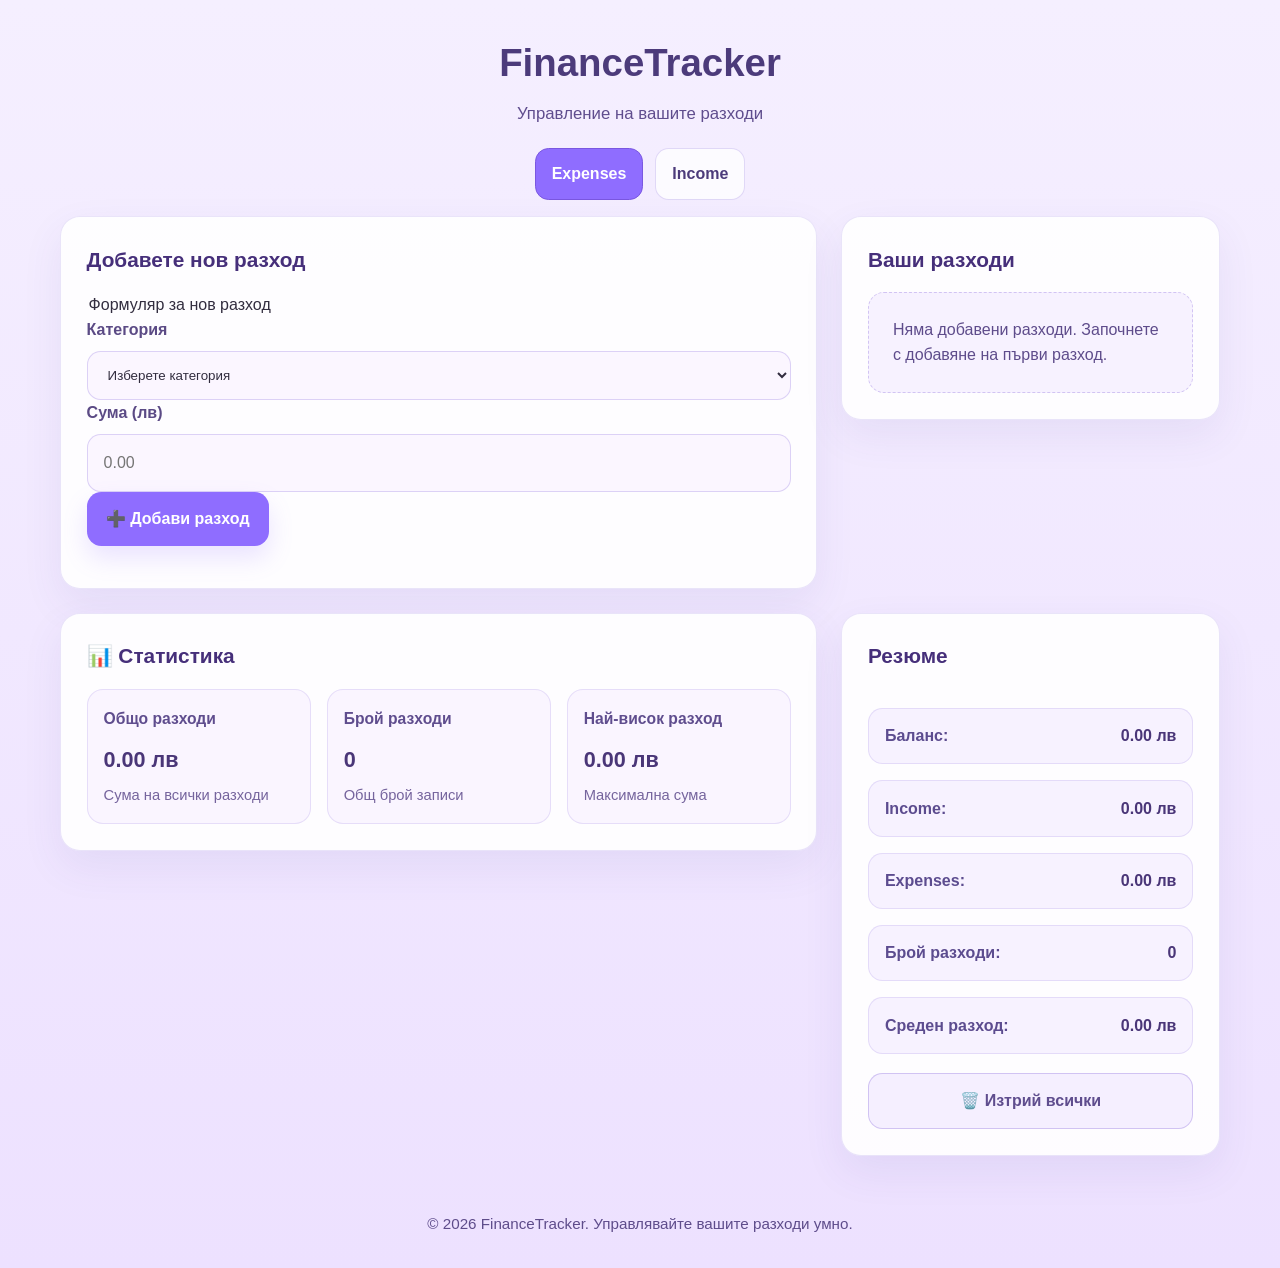
<file: index.html>
<!DOCTYPE html>
<html lang="bg">
<head>
    <meta charset="UTF-8">
    <meta name="viewport" content="width=device-width, initial-scale=1.0">
    <meta name="description" content="FinanceTracker - Приложение за управление на личните разходи">
    <meta name="theme-color" content="#3498db">
    <title>FinanceTracker - Управление на разходи</title>
    <link rel="stylesheet" href="style.css">
</head>
<body>
    <!-- Главно заглавие на приложението -->
    <header class="page-header">
        <div class="header-container">
            <h1 class="app-title">FinanceTracker</h1>
            <p class="app-subtitle">Управление на вашите разходи</p>
            <nav class="page-nav" aria-label="Основна навигация">
                <a href="index.html" class="page-nav-link active">Expenses</a>
                <a href="income.html" class="page-nav-link">Income</a>
            </nav>
        </div>
    </header>

    <!-- Основно съдържание -->
    <main class="main-content">
        <div class="content-wrapper">
            <!-- Секция с форма за добавяне на разход -->
            <section class="form-card">
                <h2 class="section-title">Добавете нов разход</h2>
                
                <form id="expenseForm" class="expense-input-form">
                    <fieldset class="form-fieldset">
                        <legend class="visually-hidden">Формуляр за нов разход</legend>
                        
                        <div class="form-field-group">
                            <label for="categoryInput" class="form-label">Категория</label>
                            <select id="categoryInput" class="form-input" aria-label="Категория на разхода" required>
                                <option value="" disabled selected>Изберете категория</option>
                                <option value="Food">Food</option>
                                <option value="Transport">Transport</option>
                                <option value="Bills">Bills</option>
                                <option value="Entertaiment">Entertaiment</option>
                            </select>
                        </div>

                        <div class="form-field-group">
                            <label for="amountInput" class="form-label">Сума (лв)</label>
                            <input 
                                type="number" 
                                id="amountInput" 
                                class="form-input form-input--number" 
                                placeholder="0.00"
                                aria-label="Сума на разхода"
                                min="0.01"
                                step="0.01"
                                required
                            >
                        </div>

                        <button type="submit" class="button button--primary">
                            ➕ Добави разход
                        </button>

                        <p id="formError" class="form-error" aria-live="assertive"></p>
                    </fieldset>
                </form>
            </section>

            <!-- Секция със списък на разходите -->
            <section class="expenses-card">
                <h2 class="section-title">Ваши разходи</h2>
                
                <div class="expenses-container">
                    <ul id="expenseList" class="expenses-list" role="list">
                        <!-- Разходите ще се добавят динамично -->
                    </ul>
                </div>
                
                <div id="emptyState" class="empty-state" role="status" aria-live="polite">
                    <p class="empty-state-message">Няма добавени разходи. Започнете с добавяне на първи разход.</p>
                </div>
            </section>

            <!-- Статистическа секция -->
            <section class="statistics-card" role="region" aria-label="Статистика на разходите">
                <h2 class="section-title">📊 Статистика</h2>
                
                <div class="statistics-grid">
                    <div class="statistic-item">
                        <h3 class="statistic-title">Общо разходи</h3>
                        <p id="statisticsTotal" class="statistic-value">0.00 лв</p>
                        <p class="statistic-description">Сума на всички разходи</p>
                    </div>
                    
                    <div class="statistic-item">
                        <h3 class="statistic-title">Брой разходи</h3>
                        <p id="statisticsCount" class="statistic-value">0</p>
                        <p class="statistic-description">Общ брой записи</p>
                    </div>
                    
                    <div class="statistic-item">
                        <h3 class="statistic-title">Най-висок разход</h3>
                        <p id="statisticsHighest" class="statistic-value">0.00 лв</p>
                        <p class="statistic-description">Максимална сума</p>
                    </div>
                </div>
            </section>

            <!-- Секция с общо количество -->
            <aside class="summary-card" role="complementary" aria-label="Резюме на разходите">
                <h2 class="section-title">Резюме</h2>
                
                <div class="summary-content">
                    <div class="summary-item">
                        <span class="summary-label">Баланс:</span>
                        <span id="balanceAmount" class="summary-value">0.00 лв</span>
                    </div>

                    <div class="summary-item">
                        <span class="summary-label">Income:</span>
                        <span id="overallIncome" class="summary-value">0.00 лв</span>
                    </div>

                    <div class="summary-item">
                        <span class="summary-label">Expenses:</span>
                        <span id="overallExpenses" class="summary-value">0.00 лв</span>
                    </div>

                    <div class="summary-item">
                        <span class="summary-label">Брой разходи:</span>
                        <span id="totalCount" class="summary-value">0</span>
                    </div>
                    
                    <div class="summary-item">
                        <span class="summary-label">Среден разход:</span>
                        <span id="averageAmount" class="summary-value">0.00 лв</span>
                    </div>
                </div>
                
                <button id="clearAllButton" class="button button--secondary">
                    🗑️ Изтрий всички
                </button>
            </aside>
        </div>
    </main>

    <!-- Футър -->
    <footer class="page-footer">
        <p class="footer-text">&copy; 2026 FinanceTracker. Управлявайте вашите разходи умно.</p>
    </footer>

    <script src="financeUtils.js"></script>
    <script src="app.js"></script>
</body>
</html>
</file>
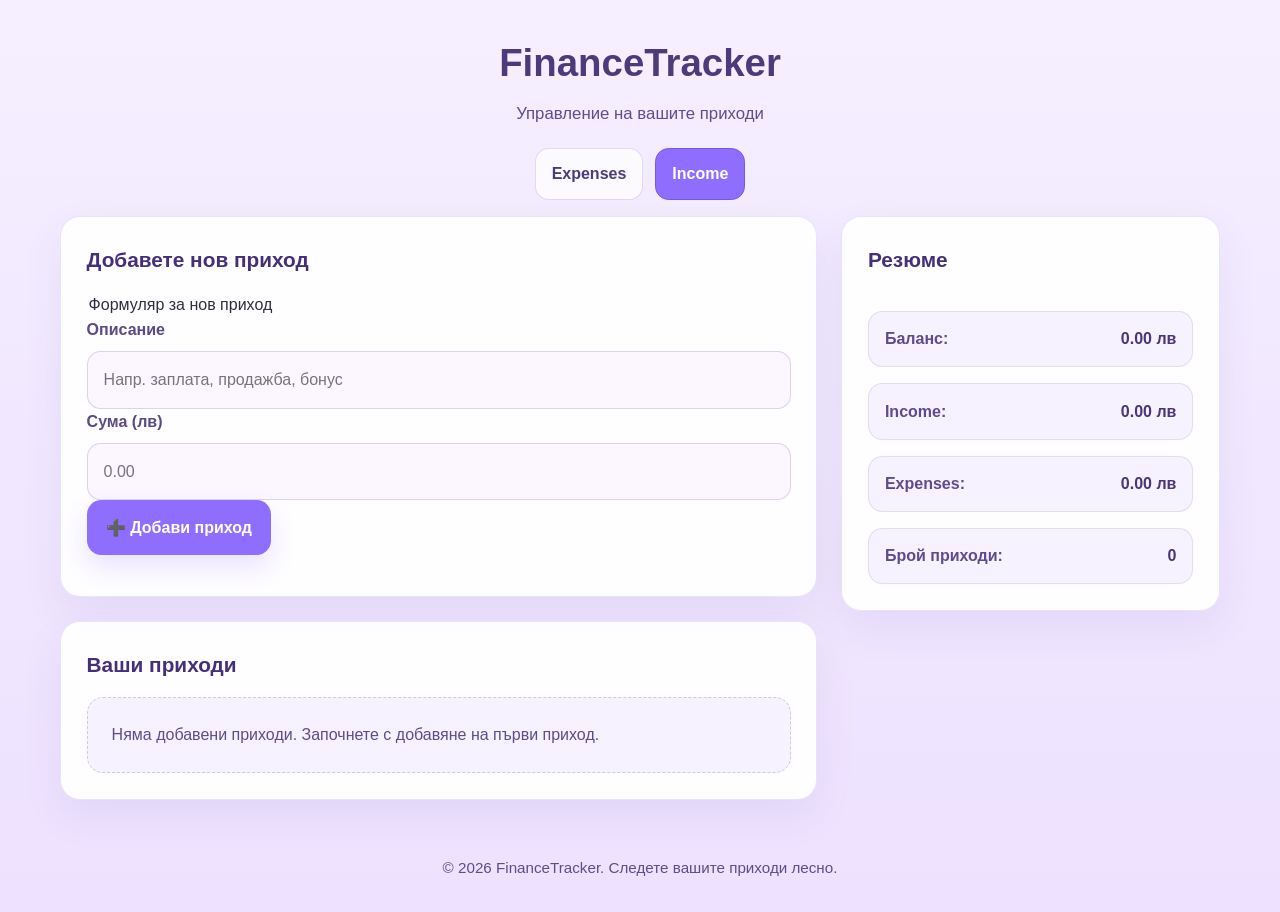
<file: income.html>
<!DOCTYPE html>
<html lang="bg">
<head>
    <meta charset="UTF-8">
    <meta name="viewport" content="width=device-width, initial-scale=1.0">
    <meta name="description" content="FinanceTracker - Приложение за управление на личните приходи">
    <meta name="theme-color" content="#3498db">
    <title>FinanceTracker - Управление на приходи</title>
    <link rel="stylesheet" href="style.css">
</head>
<body>
    <header class="page-header">
        <div class="header-container">
            <h1 class="app-title">FinanceTracker</h1>
            <p class="app-subtitle">Управление на вашите приходи</p>
            <nav class="page-nav" aria-label="Основна навигация">
                <a href="index.html" class="page-nav-link">Expenses</a>
                <a href="income.html" class="page-nav-link active">Income</a>
            </nav>
        </div>
    </header>

    <main class="main-content">
        <div class="content-wrapper">
            <div class="main-column">
                <section class="form-card">
                    <h2 class="section-title">Добавете нов приход</h2>
                    <form id="incomeForm" class="expense-input-form">
                        <fieldset class="form-fieldset">
                            <legend class="visually-hidden">Формуляр за нов приход</legend>

                            <div class="form-field-group">
                                <label for="incomeDescriptionInput" class="form-label">Описание</label>
                                <input
                                    type="text"
                                    id="incomeDescriptionInput"
                                    class="form-input"
                                    placeholder="Напр. заплата, продажба, бонус"
                                    aria-label="Описание на прихода"
                                    required
                                >
                            </div>

                            <div class="form-field-group">
                                <label for="incomeAmountInput" class="form-label">Сума (лв)</label>
                                <input
                                    type="number"
                                    id="incomeAmountInput"
                                    class="form-input form-input--number"
                                    placeholder="0.00"
                                    aria-label="Сума на прихода"
                                    min="0.01"
                                    step="0.01"
                                    required
                                >
                            </div>

                            <button type="submit" class="button button--primary">
                                ➕ Добави приход
                            </button>

                            <p id="incomeFormError" class="form-error" aria-live="assertive"></p>
                        </fieldset>
                    </form>
                </section>

                <section class="expenses-card">
                    <h2 class="section-title">Ваши приходи</h2>

                    <div class="expenses-container">
                        <ul id="incomeList" class="expenses-list" role="list">
                            <!-- Приходите ще се добавят динамично -->
                        </ul>
                    </div>

                    <div id="emptyIncomeState" class="empty-state" role="status" aria-live="polite">
                        <p class="empty-state-message">Няма добавени приходи. Започнете с добавяне на първи приход.</p>
                    </div>
                </section>
            </div>

            <aside class="summary-card" role="complementary" aria-label="Резюме на приходите">
                <h2 class="section-title">Резюме</h2>

                <div class="summary-content">
                    <div class="summary-item">
                        <span class="summary-label">Баланс:</span>
                        <span id="balanceAmount" class="summary-value">0.00 лв</span>
                    </div>

                    <div class="summary-item">
                        <span class="summary-label">Income:</span>
                        <span id="totalIncomeAmount" class="summary-value">0.00 лв</span>
                    </div>

                    <div class="summary-item">
                        <span class="summary-label">Expenses:</span>
                        <span id="totalExpensesAmount" class="summary-value">0.00 лв</span>
                    </div>

                    <div class="summary-item">
                        <span class="summary-label">Брой приходи:</span>
                        <span id="totalIncomeCount" class="summary-value">0</span>
                    </div>
                </div>
            </aside>
        </div>
    </main>

    <footer class="page-footer">
        <p class="footer-text">&copy; 2026 FinanceTracker. Следете вашите приходи лесно.</p>
    </footer>

    <script src="financeUtils.js"></script>
    <script src="income.js"></script>
</body>
</html>
</file>
<file: style.css>
/* Global page styling */
:root {
    color-scheme: light;
    font-family: Inter, Roboto, Arial, sans-serif;
    background-color: #f0ebff;
    color: #322d3f;
    font-size: 16px;
    line-height: 1.6;
}

* {
    box-sizing: border-box;
}

html, body {
    margin: 0;
    min-height: 100%;
}

body {
    background: linear-gradient(180deg, #f5efff 0%, #ede1ff 100%);
}

a {
    color: inherit;
    text-decoration: none;
}

button, input {
    font: inherit;
}

button {
    border: none;
    cursor: pointer;
}

button:focus-visible,
input:focus-visible,
textarea:focus-visible {
    outline: 2px solid #8a66ff;
    outline-offset: 2px;
}

.page-header {
    padding: 2rem 1.5rem 1rem;
    text-align: center;
}

.header-container {
    max-width: 1060px;
    margin: 0 auto;
}

.app-title {
    margin: 0;
    font-size: 2.4rem;
    color: #4c3b7b;
}

.app-subtitle {
    margin: 0.5rem auto 0;
    max-width: 720px;
    color: #5f4d8e;
    font-size: 1.05rem;
}

.page-nav {
    margin: 1.25rem auto 0;
    display: inline-flex;
    gap: 0.75rem;
    flex-wrap: wrap;
    justify-content: center;
}

.page-nav-link {
    display: inline-flex;
    align-items: center;
    justify-content: center;
    padding: 0.75rem 1rem;
    border-radius: 0.85rem;
    border: 1px solid rgba(140, 112, 221, 0.25);
    background: rgba(255, 255, 255, 0.75);
    color: #4c3b7b;
    font-weight: 600;
    transition: background-color 0.15s ease, color 0.15s ease;
}

.page-nav-link:hover,
.page-nav-link:focus {
    background-color: #f2efff;
}

.page-nav-link.active {
    background-color: #8f6dff;
    color: #ffffff;
    border-color: #7a57e0;
}

.main-column {
    display: grid;
    gap: 1.5rem;
}

.main-content {
    padding: 0 1rem 2rem;
}

.content-wrapper {
    max-width: 1160px;
    margin: 0 auto;
    display: grid;
    grid-template-columns: minmax(0, 2fr) minmax(300px, 1fr);
    gap: 1.5rem;
    align-items: start;
}

@media (max-width: 920px) {
    .content-wrapper {
        grid-template-columns: 1fr;
    }
}

.form-card,
.expenses-card,
.statistics-card,
.summary-card {
    background: rgba(255, 255, 255, 0.9);
    border: 1px solid rgba(140, 112, 221, 0.18);
    border-radius: 1.25rem;
    padding: 1.6rem;
    box-shadow: 0 16px 40px rgba(82, 58, 153, 0.08);
}

.section-title {
    margin: 0 0 1rem;
    font-size: 1.3rem;
    color: #462f7a;
}

.expense-input-form {
    display: grid;
    gap: 1rem;
}

.form-fieldset {
    border: none;
    padding: 0;
    margin: 0;
}

.form-field-group {
    display: grid;
    gap: 0.5rem;
}

.form-label {
    font-weight: 600;
    color: #5b4a85;
}

.form-input {
    width: 100%;
    border: 1px solid rgba(140, 112, 221, 0.28);
    border-radius: 0.85rem;
    padding: 0.95rem 1rem;
    background: #fbf6ff;
    color: #322d3f;
    transition: border-color 0.2s ease, box-shadow 0.2s ease;
}

.form-input:focus {
    border-color: #8f6dff;
    box-shadow: 0 0 0 4px rgba(143, 109, 255, 0.12);
}

.button {
    display: inline-flex;
    align-items: center;
    justify-content: center;
    gap: 0.5rem;
    padding: 0.9rem 1.2rem;
    border-radius: 0.9rem;
    font-weight: 600;
    transition: transform 0.15s ease, box-shadow 0.15s ease, background-color 0.15s ease;
}

.button:hover {
    transform: translateY(-1px);
}

.button--primary {
    background: #8f6dff;
    color: #ffffff;
    box-shadow: 0 12px 24px rgba(143, 109, 255, 0.18);
}

.button--primary:hover {
    background: #7a57e0;
}

.button--secondary {
    background: #f5efff;
    color: #5f4d8e;
    border: 1px solid rgba(140, 112, 221, 0.35);
}

.button--secondary:hover {
    background: #ede1ff;
}

.expense-actions {
    display: flex;
    flex-wrap: wrap;
    gap: 0.6rem;
    align-items: center;
    justify-content: flex-end;
}

.expense-edit-button {
    background-color: #9f7dff;
}

.expense-edit-button:hover,
.expense-edit-button:focus {
    background-color: #7e5bff;
}

.expenses-container {
    overflow: hidden;
    border-radius: 1rem;
}

.expenses-list {
    list-style: none;
    margin: 0;
    padding: 0;
}

.expense-item {
    display: flex;
    justify-content: space-between;
    align-items: center;
    gap: 1rem;
    padding: 1rem 1.1rem;
    border-bottom: 1px solid rgba(140, 112, 221, 0.15);
    background: #ffffff;
}

.expense-item:last-child {
    border-bottom: none;
}

.expense-item-content {
    display: grid;
    gap: 0.3rem;
}

.expense-category {
    font-weight: 700;
    color: #4a3678;
}

.expense-amount {
    color: #7a56d7;
    font-weight: 600;
}

.expense-delete-button,
.expense-edit-button {
    padding: 0.55rem 0.85rem;
    border-radius: 0.75rem;
    color: #fff;
    font-size: 0.95rem;
}

.expense-delete-button {
    background-color: #f45d9f;
}

.expense-delete-button:hover,
.expense-delete-button:focus {
    background-color: #d24082;
}

.expense-edit-button {
    background-color: #8f6dff;
}

.expense-edit-button:hover,
.expense-edit-button:focus {
    background-color: #7a57e0;
}

.empty-state {
    padding: 1.5rem;
    border-radius: 1rem;
    background: #f7f2ff;
    color: #5e4c8b;
    border: 1px dashed rgba(140, 112, 221, 0.35);
}

.empty-state-message {
    margin: 0;
}

.statistics-grid {
    display: grid;
    grid-template-columns: repeat(3, minmax(0, 1fr));
    gap: 1rem;
}

@media (max-width: 760px) {
    .statistics-grid {
        grid-template-columns: 1fr;
    }
}

.statistic-item {
    background: #faf5ff;
    border: 1px solid rgba(140, 112, 221, 0.18);
    border-radius: 1rem;
    padding: 1rem;
}

.statistic-title {
    margin: 0 0 0.75rem;
    font-size: 0.98rem;
    color: #5f4d8e;
}

.statistic-value {
    margin: 0;
    font-size: 1.35rem;
    font-weight: 700;
    color: #4a3678;
}

.statistic-description {
    margin: 0.4rem 0 0;
    color: #75649d;
    font-size: 0.92rem;
}

.summary-card {
    display: flex;
    flex-direction: column;
    justify-content: space-between;
    gap: 1.2rem;
}

.summary-content {
    display: grid;
    gap: 1rem;
}

.summary-item {
    display: flex;
    justify-content: space-between;
    align-items: center;
    gap: 1rem;
    padding: 0.9rem 1rem;
    border-radius: 0.9rem;
    background: #f7f2ff;
    border: 1px solid rgba(140, 112, 221, 0.18);
}

.summary-label {
    color: #5c4c8f;
    font-weight: 600;
}

.summary-value {
    color: #4a3678;
    font-weight: 700;
}

#clearAllButton {
    width: 100%;
}

.page-footer {
    text-align: center;
    padding: 1.5rem 1rem 2rem;
    color: #5e4c8b;
}

.footer-text {
    margin: 0;
    font-size: 0.95rem;
}

.form-error {
    margin-top: 1rem;
    color: #d93025;
    font-size: 0.95rem;
    line-height: 1.4;
}
</file>
